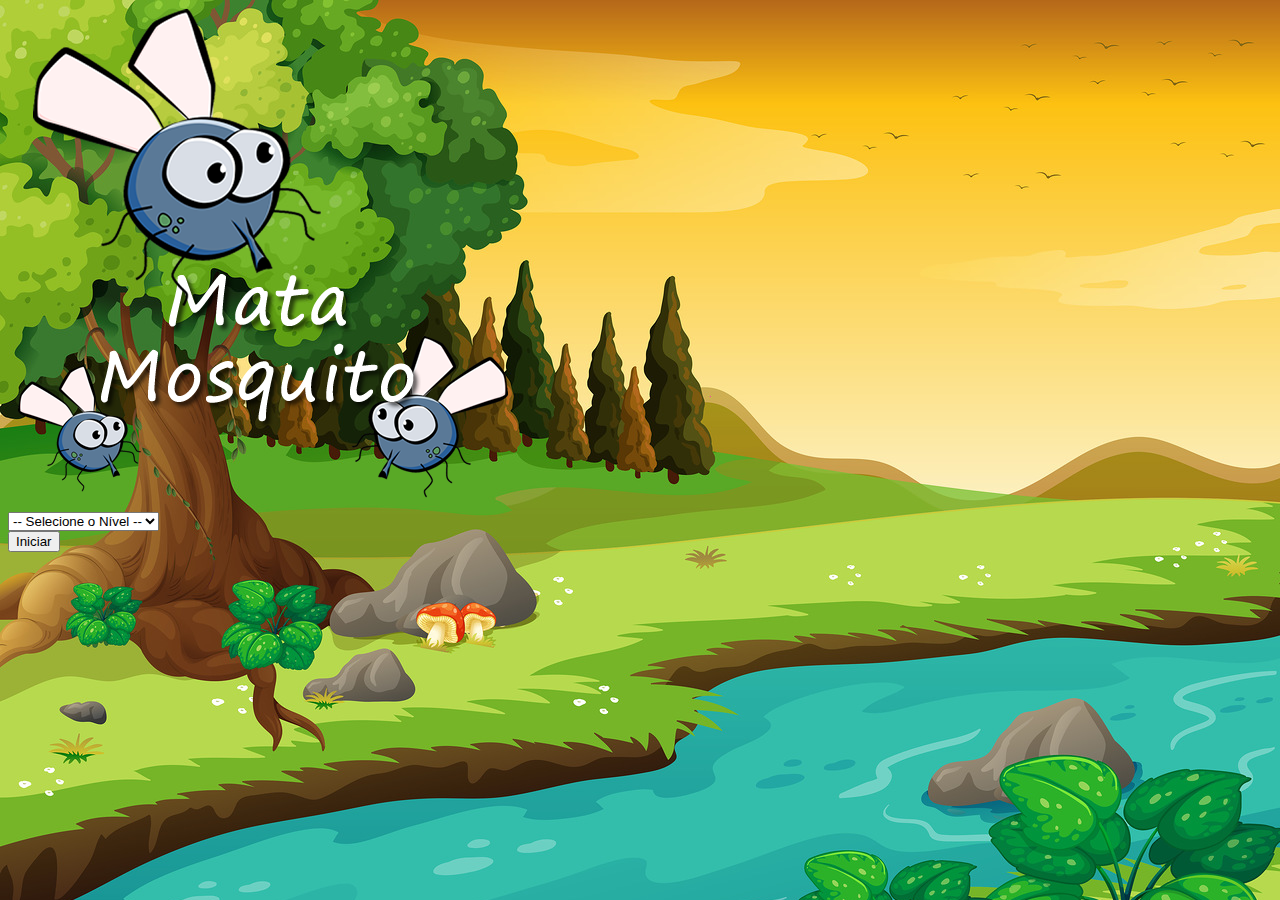
<file: index.html>
<!DOCTYPE html>
<html lang="en">

    <head>
        <link href="https://cdn.jsdelivr.net/npm/bootstrap@5.3.6/dist/css/bootstrap.min.css" rel="stylesheet" integrity="sha384-4Q6Gf2aSP4eDXB8Miphtr37CMZZQ5oXLH2yaXMJ2w8e2ZtHTl7GptT4jmndRuHDT" crossorigin="anonymous">
        <link rel="stylesheet" href="estilo.css">
        <meta charset="UTF-8">
        <meta name="viewport" content="width=device-width, initial-scale=1.0">
        <title>Início</title>

        <script>

            function iniciarJogo() {
                var nivel = document.getElementById('nivel').value

                if(nivel === ''){
                    alert('Selecione um nivel para iniciar o jogo')
                    return false
                }
                
                window.location.href = 'app.html?' + nivel

             }
        </script>

    </head>

    <body>

         <div id="container">

            <div id="row">

                <div id="col">
                    <div class="d-flex justify-content-center">
                        <img src="imagens/game.png" alt="">
                    </div>
                </div>

            </div>

            <div id="row">

                <div id="col">
                    <div class="d-flex justify-content-center">
                        <div class="mb-2">
                            <select class="form-control" id="nivel">
                                <option value="">-- Selecione o Nível --</option>
                                <option value="normal">Normal</option>
                                <option value="dificil">Difícil</option>
                                <option value="impossivel">Impossível</option>
                            </select>
                        </div>
                    </div>
                </div>

            </div>

        </div>

            <div id="row">

                <div id="col">
                    <div class="d-flex justify-content-center">
                        <button  type="button" class="btn btn-danger btn-lg" onclick="iniciarJogo()">Iniciar</button>
                    </div>
                </div>

            </div>

        </div>

        
    </body>

</html>
</file>
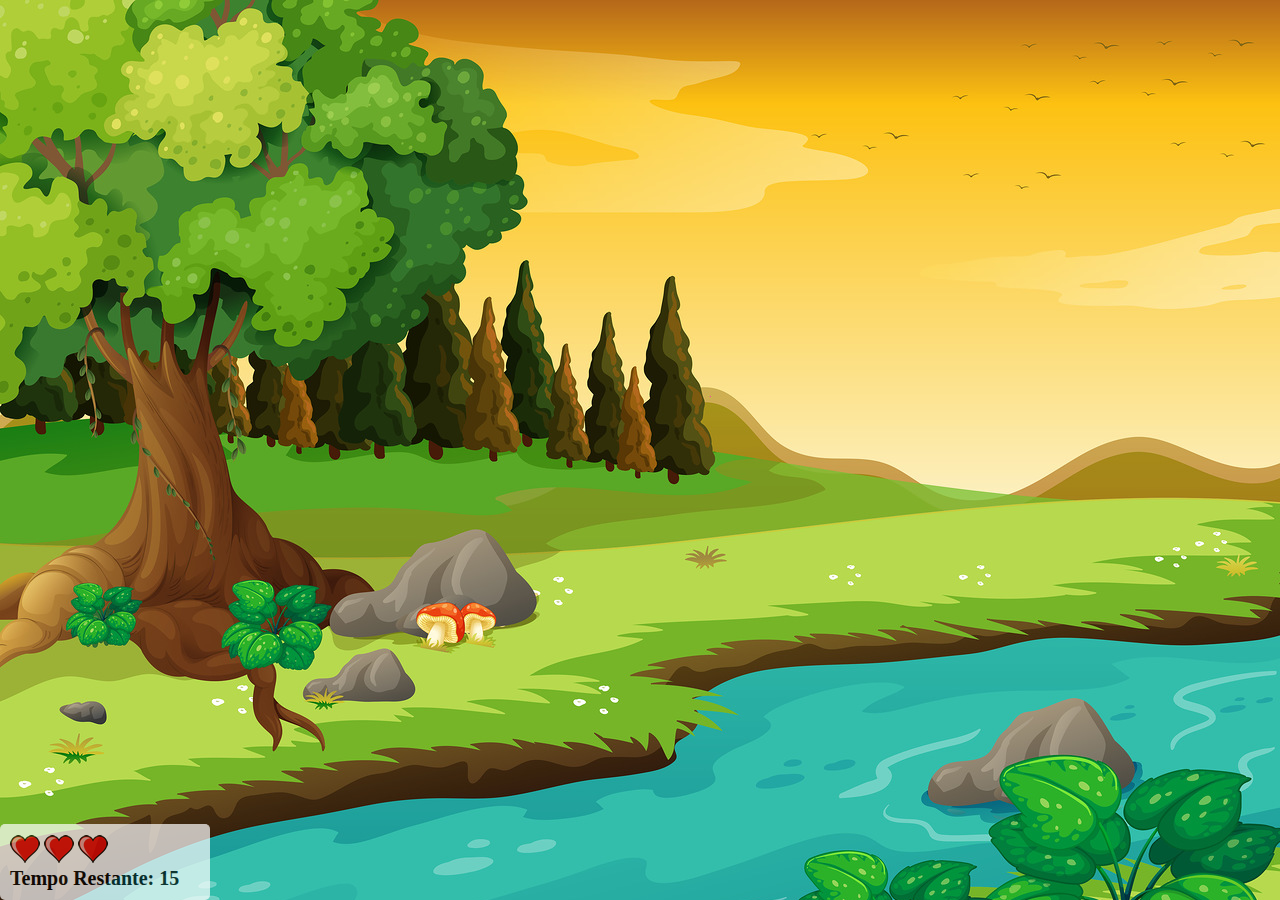
<file: app.html>
<!DOCTYPE html>
<html lang="en">

    <head>

        <meta charset="UTF-8">
        <meta name="viewport" content="width=device-width, initial-scale=1.0">

        <link rel="stylesheet" href="estilo.css">
        <script src="jogo.js"></script>

        <title>Mata Mosquito</title>

    </head>

    <body onresize="ajustaTamanhoPalcoJogo()">

        <div class="painel">

            <div class="vidas">
                <img id="v1" src="imagens/coracao_cheio.png" alt="">
                <img id="v2" src="imagens/coracao_cheio.png" alt="">
                <img id="v3" src="imagens/coracao_cheio.png" alt="">
            </div>

            <div class="cronometro">
                Tempo Restante: <span id="cronometro"></span>
            </div>

        </div>

        <script>
            document.getElementById('cronometro').innerHTML = tempo

            var criaMosquito = setInterval(function() {
                posicaoRandomica()
            },criaMosquitoTempo)
        </script>
        
    </body>

</html>
</file>
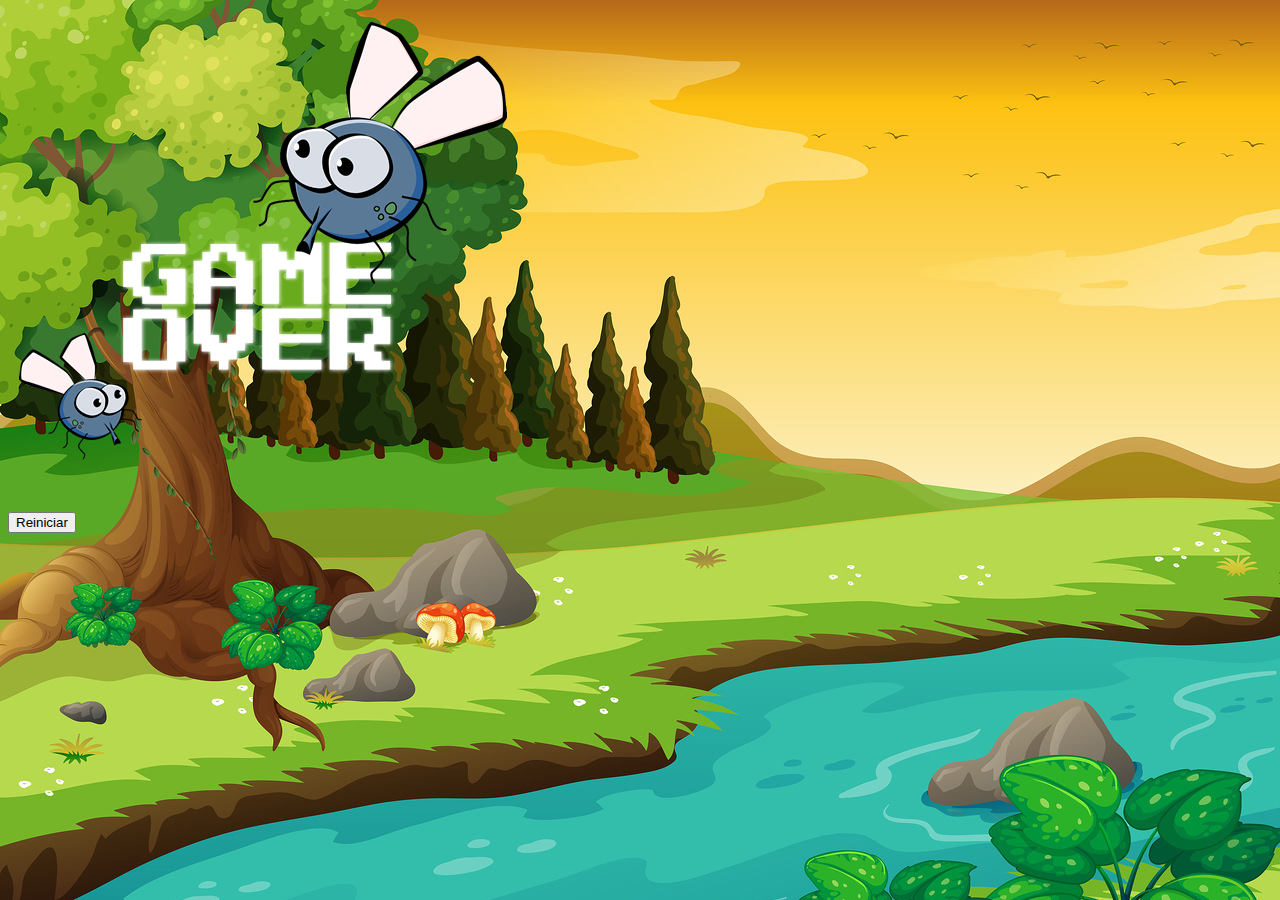
<file: fim_de_jogo.html>
<!DOCTYPE html>
<html lang="en">

    <head>
        <link href="https://cdn.jsdelivr.net/npm/bootstrap@5.3.6/dist/css/bootstrap.min.css" rel="stylesheet" integrity="sha384-4Q6Gf2aSP4eDXB8Miphtr37CMZZQ5oXLH2yaXMJ2w8e2ZtHTl7GptT4jmndRuHDT" crossorigin="anonymous">
        <link rel="stylesheet" href="estilo.css">
        <meta charset="UTF-8">
        <meta name="viewport" content="width=device-width, initial-scale=1.0">
        <title>Fim de Jogo</title>
    </head>

    <body>
        
        <div id="container">

            <div id="row">

                <div id="col">
                    <div class="d-flex justify-content-center">
                        <img src="imagens/game_over.png" alt="">
                    </div>
                </div>

            </div>

            <div id="row">

                <div id="col">
                    <div class="d-flex justify-content-center">
                        <button onclick="window.location.href = 'index.html' " type="button" class="btn btn-dark btn-lg">Reiniciar</button>
                    </div>
                </div>

            </div>

        </div>

    </body>

</html>
</file>
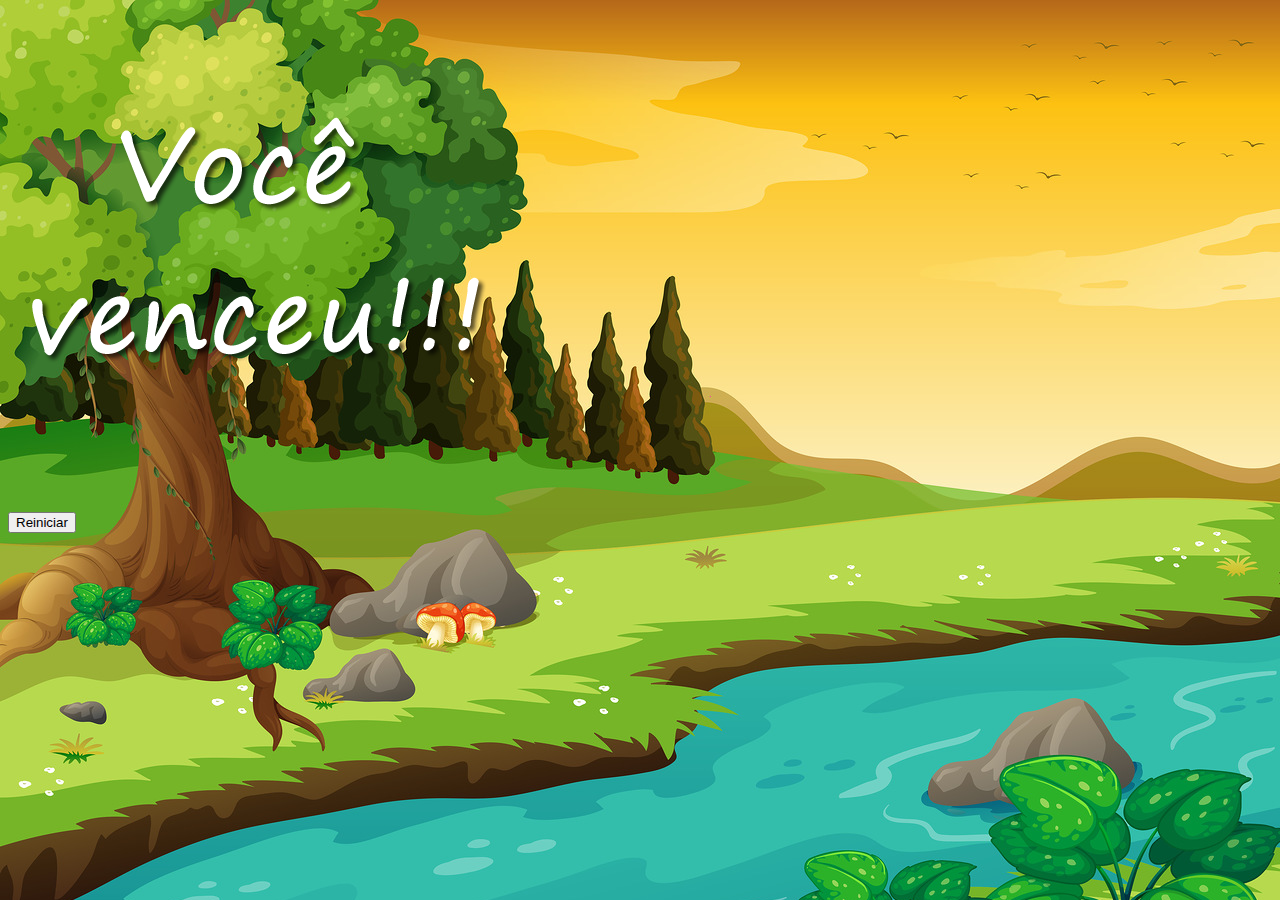
<file: vitoria.html>
<!DOCTYPE html>
<html lang="en">

    <head>
        <link href="https://cdn.jsdelivr.net/npm/bootstrap@5.3.6/dist/css/bootstrap.min.css" rel="stylesheet" integrity="sha384-4Q6Gf2aSP4eDXB8Miphtr37CMZZQ5oXLH2yaXMJ2w8e2ZtHTl7GptT4jmndRuHDT" crossorigin="anonymous">
        <link rel="stylesheet" href="estilo.css">
        <meta charset="UTF-8">
        <meta name="viewport" content="width=device-width, initial-scale=1.0">
        <title>Vitória</title>
    </head>

    <body>

         <div id="container">

            <div id="row">

                <div id="col">
                    <div class="d-flex justify-content-center">
                        <img src="imagens/vitoria.png" alt="">
                    </div>
                </div>

            </div>

            <div id="row">

                <div id="col">
                    <div class="d-flex justify-content-center">
                        <button onclick="window.location.href = 'index.html' " type="button" class="btn btn-dark btn-lg">Reiniciar</button>
                    </div>
                </div>

            </div>

        </div>
        
    </body>

</html>
</file>
<file: estilo.css>
html {
    cursor: url(imagens/mata_mosquito.png) 30 30, auto;

}

body {
    background-image: url(imagens/bg.jpg);
    background-repeat: no-repeat;
    background-size: cover ;
}

.painel {
    position: absolute;
    width: 190px;
    padding: 10px;
    left: 0px;
    bottom: 0px;
    border-top: solid 1px #fff;
    background-color:#fff ;
    opacity: 0.7;
    border-radius: 5px;
}

.vidas {
    float: left;
}

.cronometro {
    float: left;
    font-size:20px;
    font-weight: bold;
}

.mosquito1 {
    height: 50px;
    width: 50px;
}

.mosquito2 {
    height: 70px;
    width: 70px;
}

.mosquito3 {
    height: 90px;
    width: 90px;
}

.ladoA {
    transform: scaleX(1);
}


.ladoB {
    transform: scaleX(-1);
}
</file>
